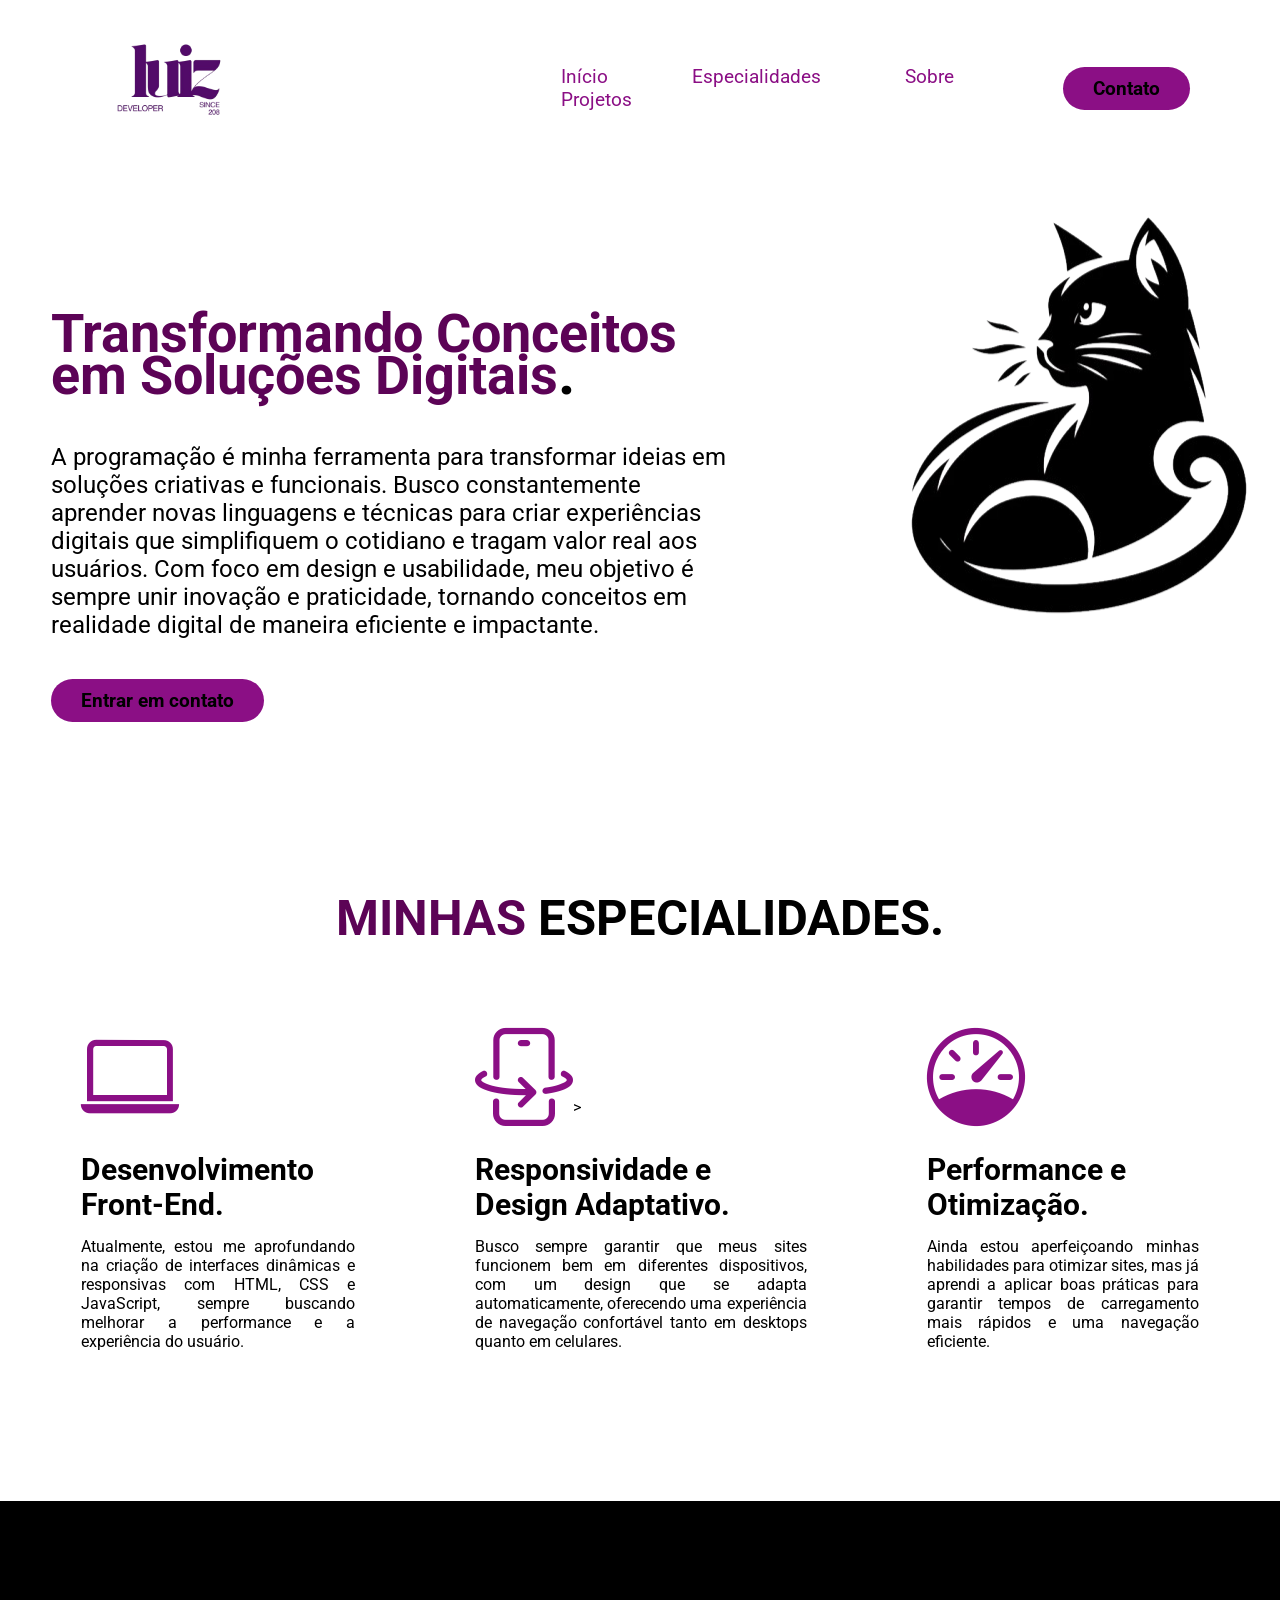
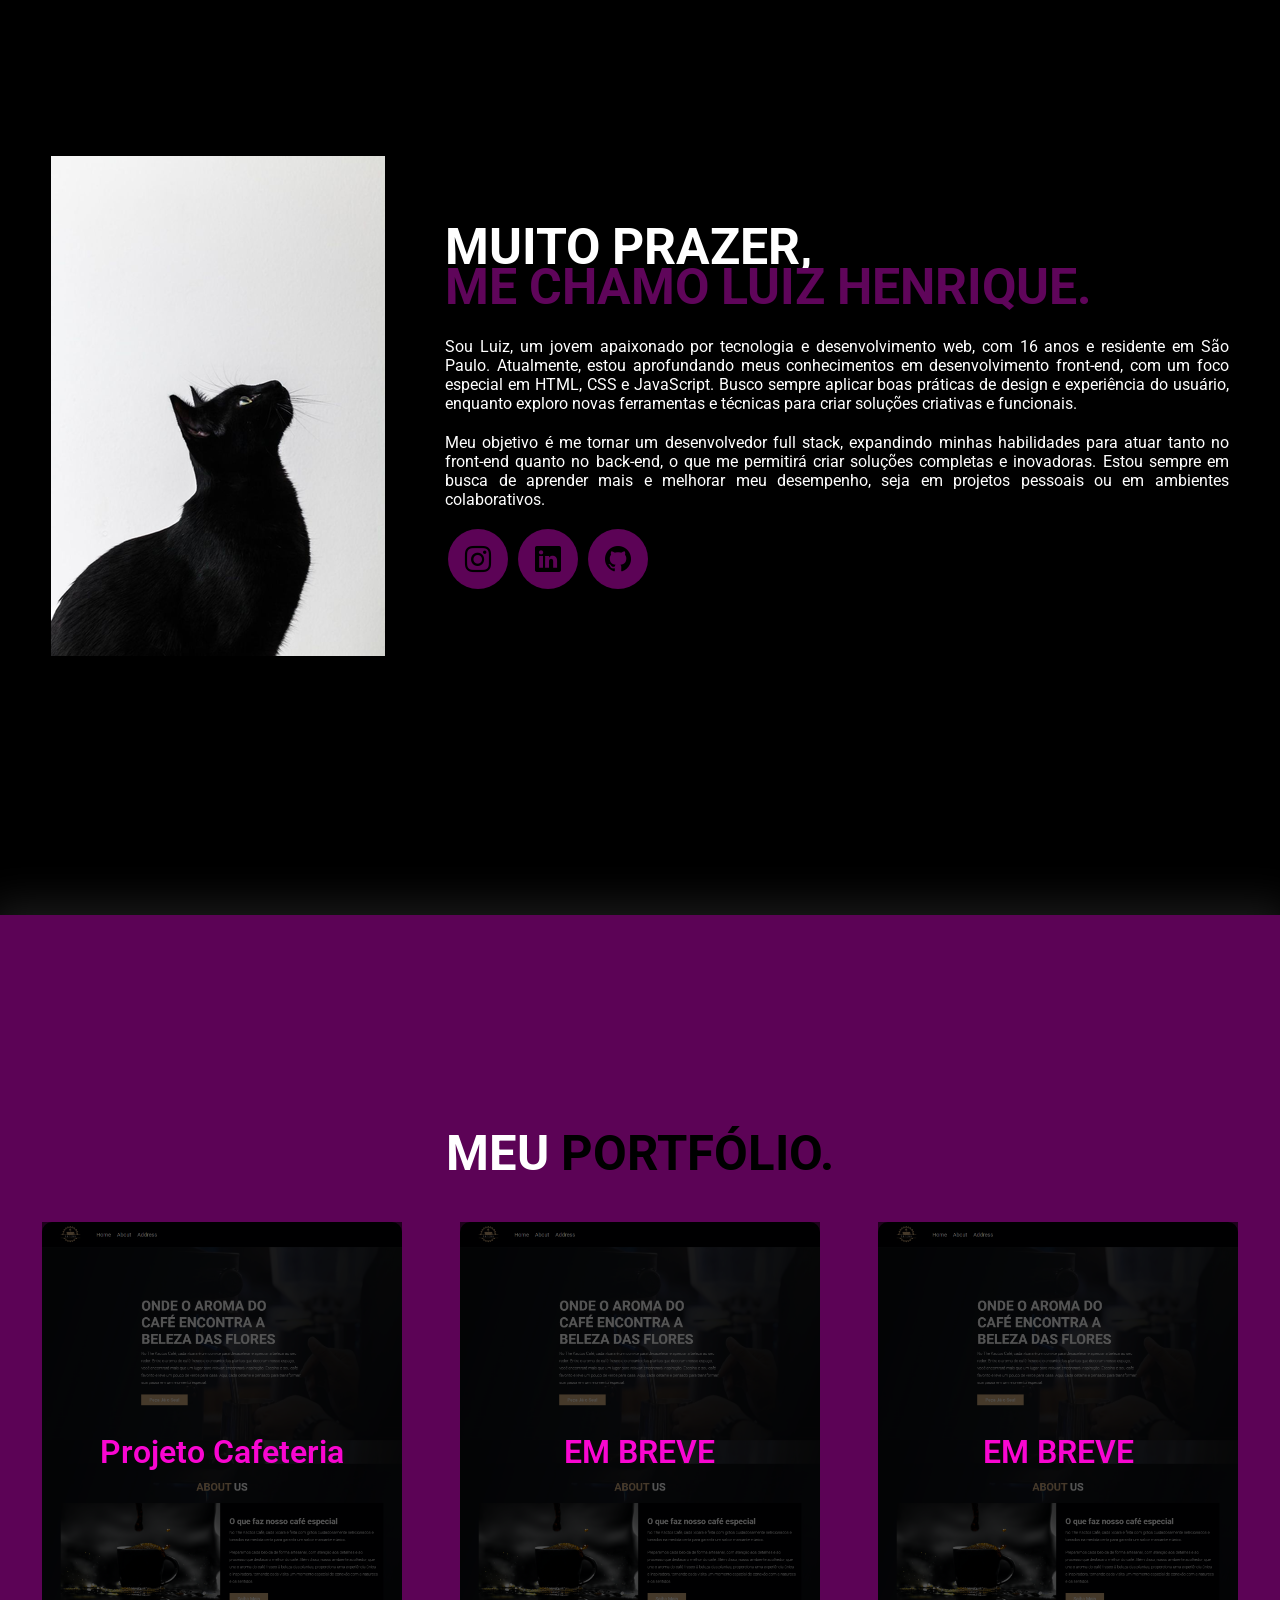
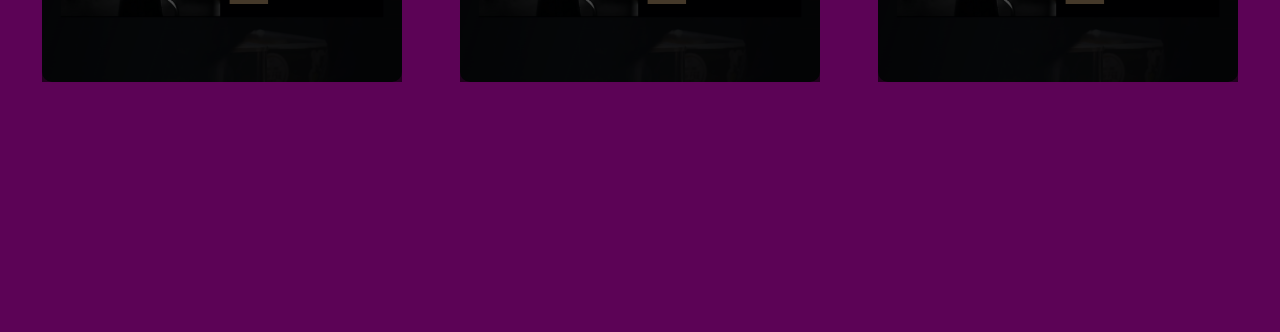
<file: react-portfolio/index.html>
<!DOCTYPE html>
<html lang="pt-br">
<head>
    <meta charset="UTF-8">
    <meta name="viewport" content="width=device-width, initial-scale=1.0">
    <!--GOOGLE FONTS-->
    <link rel="preconnect" href="https://fonts.googleapis.com">
    <link rel="preconnect" href="https://fonts.gstatic.com" crossorigin>
    <link href="https://fonts.googleapis.com/css2?family=Roboto:ital,wght@0,100;0,300;0,400;0,500;0,700;0,900;1,100;1,300;1,400;1,500;1,700;1,900&display=swap" rel="stylesheet">
    <!--FIM DO GOOGLE FONTS-->
    <!--BOOTSTRAP ICONS-->
    <link rel="stylesheet" href="https://cdn.jsdelivr.net/npm/bootstrap-icons@1.11.3/font/bootstrap-icons.min.css">
    
    <!--BOOTSTRAP ICONS-->
    <link rel="stylesheet" href="estilo.css">
    <title>Luiz Portfólio</title>
</head>
<body>
    <header>
        <div class="interface">
            <div class="logo">
                <a href=#">
                    <img src="./assets/luizlogo.png.png" alt="logo do Luiz">
                </a>
            </div><!--logo-->

            <nav class="menu-desktop">
                <ul>
                    <li><a href="#">Início</a></li>
                    <li><a href="#">Especialidades</a></li>
                    <li><a href="#">Sobre</a></li>
                    <li><a href="#">Projetos</a></li>
                </ul>
            </nav>
            <div class="lz-contato">
                <a href="#">
                    <Button>Contato</Button>
                </a>
            </div>

        </div><!--Interface-->
    </header>

    <main>
        <section class="topo-do-site">
            <div class="interface">
                <div class="flex">
                    <div class="txt-topo-site">
                        <h1>Transformando Conceitos em Soluções Digitais<span>.</span></h1>

                        <p>A programação é minha ferramenta para transformar ideias em soluções criativas e funcionais. Busco constantemente aprender novas linguagens e técnicas para criar experiências digitais que simplifiquem o cotidiano e tragam valor real aos usuários. Com foco em design e usabilidade, meu objetivo é sempre unir inovação e praticidade, tornando conceitos em realidade digital de maneira eficiente e impactante.

                        </p>

                        <div class="lz-contato">
                            <a href="#">
                                <button>Entrar em contato</button>
                            </a>
                        </div>
                    </div><!--TXT_TOPO-->
                    <div class="img-topo-site">
                        <img src="./assets/blackcatlogoluiz-removebg-preview.png" alt="">
                    </div><!--img-topo-site-->
                </div><!--FLex-->
            </div><!--Interface-->
        </section><!--topo-do-site-->

        <section class="especialidades">
            <div class="interface">
                <h2 class="titulo">MINHAS <span>ESPECIALIDADES.</span></h2>
                <div class="flex">
                    <div class="especialidades-box">
                        <i class="bi bi-laptop"></i>
                        <h3>Desenvolvimento Front-End.</h3>
                        <p>Atualmente, estou me aprofundando na criação de interfaces dinâmicas e responsivas com HTML, CSS e JavaScript, sempre buscando melhorar a performance e a experiência do usuário.</p>
                                                
                    </div><!--especialidades-box-->
                    <div class="especialidades-box">
                        <i class="bi bi-phone-flip"></i>>
                        <h3>Responsividade e Design Adaptativo.</h3>
                        <p>Busco sempre garantir que meus sites funcionem bem em diferentes dispositivos, com um design que se adapta automaticamente, oferecendo uma experiência de navegação confortável tanto em desktops quanto em celulares.</p>
                                                
                    </div><!--especialidades-box-->
                    <div class="especialidades-box">
                        <i class="bi bi-speedometer"></i>
                        <h3>Performance e Otimização.</h3>
                        <p>Ainda estou aperfeiçoando minhas habilidades para otimizar sites, mas já aprendi a aplicar boas práticas para garantir tempos de carregamento mais rápidos e uma navegação eficiente.</p>
                                <div class="extra-space"></div>                
                    </div><!--especialidades-box-->
                </div><!--flex-->
            </div><!--interface-->
        </section><!--especialidade-->

        <section class="sobre">
            <div class="interface">
                <div class="flex">
                    <div class="img-sobre">
                        <img src="./assets/neguinho.png" alt="neguinho">
                    </div><!--img-sobre-->

                    <div class="txt-sobre">
                        <h2>MUITO PRAZER,<span>ME CHAMO LUIZ HENRIQUE.</span></h2>
                        <p>Sou Luiz, um jovem apaixonado por tecnologia e desenvolvimento web, com 16 anos e residente em São Paulo. Atualmente, estou aprofundando meus conhecimentos em desenvolvimento front-end, com um foco especial em HTML, CSS e JavaScript. Busco sempre aplicar boas práticas de design e experiência do usuário, enquanto exploro novas ferramentas e técnicas para criar soluções criativas e funcionais.</p>
                        <p>Meu objetivo é me tornar um desenvolvedor full stack, expandindo minhas habilidades para atuar tanto no front-end quanto no back-end, o que me permitirá criar soluções completas e inovadoras. Estou sempre em busca de aprender mais e melhorar meu desempenho, seja em projetos pessoais ou em ambientes colaborativos.</p>
                        <div class="lz-social">
                            <a href="https://www.instagram.com/desativadojjwss___/" target="_blank" >
                                <button><i class="bi bi-instagram"></i></button>
                            </a>
                            <a href="www.linkedin.com/in/luiz-henrique-4a1692318" target="_blank">
                                <button><i class="bi bi-linkedin"></i></button>
                            </a>
                            <a href="#">
                                <button><i class="bi bi-github"></i></button>
                            </a>
                        </div><!--lz-social-->
                    </div><!--txt-sobre-->
                </div><!--flex-->
            </div><!--interface-->
        </section><!--sobre-->

        <section class="portfolio">
            <div class="interface">
                <h2 class="titulo-port">MEU <span>PORTFÓLIO.</span></h2>
                <div class="flex">
                    <div class="img-port1" style="background-image: url(./assets/projetocafeteriaphoto.png);">
                        <div class="overlay">
                            Projeto Cafeteria
                        </div>
                    </div>
                     <div class="img-port" style="background-image: url(./assets/projetocafeteriaphoto.png)">
                        <div class="overlay">
                           EM BREVE
                        </div>
                     </div>
                    <div class="img-port" style="background-image: url(./assets/projetocafeteriaphoto.png);"><div class="overlay">
                        EM BREVE
                    </div>
                </div>
                </div><!--Flex-->
            </div><!--Interface-->
        </section><!--Portfolio-->
    </main>
</body>
</html>
</file>
<file: react-portfolio/estilo.css>
/*Estilo geral*/
*{
    margin: 0;
    padding: 0;
    box-sizing: border-box;
    font-family: roboto , serif;
    text-decoration: none;
    list-style: none;
}
body{
    background-color: white;
}
.interface{
    max-width: 1280px;
    margin: 0 auto;
}
.flex{
    display: flex;
}
/*Estilo Cabeçalho*/
header{
    padding: 0  7%;
    margin-bottom: 7%;
    
}
header .interface{
    display: flex;
    align-items: center;
    justify-content: space-between;
}
header ul li a{
    display: inline-block;
    color: rgb(139, 15, 133);
    font-size: 1.2em;
    transition: 0.4s ease;
}
header a:hover{
    color: #000;
    transition: 0.5s ;
    transform: scale(1.2);
}
header nav ul li{
    display: inline-block;
    padding: 0 40px;
}
.lz-contato button{
    cursor: pointer;
    border: 0;
    border-radius: 30px;
    padding: 10px 30px;
    font-size: 19px;
    font-weight: 700;
    background-color: rgb(139, 15, 133);
    transition: 0.4s ease;
}
h2.titulo{
    color: rgb(92, 3, 86);
    font-size: 49px;
    text-align: center;
}
h2.titulo span{
    color: #000;
}
.lz-contato button:hover{
    transform: scale(1.2);
    background-color: white;
    box-shadow: 0px 0px 8px black;
}
/*Topo Do Site*/
section.topo-do-site{
    padding: 0 4%;
}
section.topo-do-site .flex{
    align-items: center;
    justify-content: center;
}

.txt-topo-site h1{
    margin-bottom: 1%;
    color: rgb(92, 3, 86);
    font-size: 3.4em;
    line-height: 40px;
}
.txt-topo-site h1 span{
    color: #000;
    font-size: 60px ;
}
.topo-do-site .txt-topo-site p{
    transition: 0.5s ease;
    display: inline-block;
    cursor: pointer;
    border-radius: 10px;
    margin: 40px 0;
    font-size: 150%;
    border: 0;
    color: #000;
}
.topo-do-site .img-topo-site{
    position: relative;
    animation: flutuar 2s ease-in-out infinite alternate;
    transform: translate(20%, -20%);
}

@keyframes flutuar{
    0%{
        top: 0;
    }
    100%{
        top: 30px;
    }
}
.topo-do-site .txt-topo-site p:hover{
    transform: scale(1.1);
}

/*Especialidades*/

section.especialidades{
    padding: 120px 4%;

}
section.especialidades .flex{
 gap: 60px;
}
.especialidades .especialidades-box{
    border-radius: 10px;
    color: black;
    padding: 30px;
    margin-top: 45px;
    transition: 1.2s ease;
}
.especialidades .especialidades-box:hover{
    transform: scale(1.05);
    box-shadow: 0 0 8px black;
}
.especialidades .especialidades-box i{
    font-size: 98px;
    color: rgb(139, 15, 133);
}
.especialidades .especialidades-box h3{
    font-size: 30px;
    margin: 15px 0;
}
.especialidades .especialidades-box p{
    text-align: justify;
}
/*style Do Sobre*/
section.sobre{
    padding: 255px 4%;
    background-color: black;
}
section.sobre .flex{
    align-items: center;
    gap: 60px;
}
.sobre .txt-sobre{
    color: #fff;

}
.sobre .txt-sobre h2{
    font-size: 50px;
    line-height: 40px;
    margin-bottom: 30px;
}
.sobre .txt-sobre h2 span{
    color: rgb(95, 5, 90);
    display: block;
}
.sobre .txt-sobre p{
    margin: 20px 0;
    text-align: justify;
}
.sobre .txt-sobre .lz-social button{
    width: 60px;
    height: 60px;
    border-radius: 50%;
    border: 0;
    background-color: rgb(92, 3, 86);
    cursor: pointer;
    transition: 0.6s ease-in-out;
    font-size:26px;
    margin: 0 3px;
}
.sobre .txt-sobre .lz-social button:hover{
    background-color: white;
    box-shadow: 0px 0px 8px white;
}
/*ESTILO PORTFOLIO*/
section.portfolio{
    padding: 210px 1%;
    box-shadow: 0 0 40px 10px #ffffff1d;
    background-color: rgb(92, 3, 86);
}
section.portfolio .flex{
    justify-content: space-around;
    margin: 40px 0;
}
h2.titulo-port{
    color: rgb(255, 255, 255);
    font-size: 49px;
    text-align: center;
}
h2.titulo-port span{
    color: #000000;
}
.img-port1{
    position: relative;
    width: 360px;
    height: 460px;
    background-color: green;
    background-size: cover;
    transition: 0.2s ease-in-out;
    background-position: 50% 0%;
    border-radius: 10px;
}
.img-port1:hover{
    box-shadow: 0 0 10px black;
    transform: scale(1.1);
    cursor: pointer;
}
.img-port{
    position: relative;
    width: 360px;
    height: 460px;
    background-color: green;
    background-size: cover;
    transition: 0.4s ease-out;
    background-position: 50% 0%;
    border-radius: 10px;
}
.img-port:hover{
    box-shadow: 0 0 10px rgba(17, 0, 0, 0.572);
    transform: scale(0.89);
}
.overlay{
    position: absolute;
    top: 0;
    left: 0;
    width: 100%;
    height: 100%;
    background-color: rgba(0, 0, 0, 0.67);
    display: flex;
    align-items: center;
    justify-content: center;
    font-size: 2em;
    font-weight: 600;
    color: rgb(249, 6, 209);
}

/*Imagens*/
header .interface .logo a img{
    width: 40%;
    cursor: text;
}
</file>
